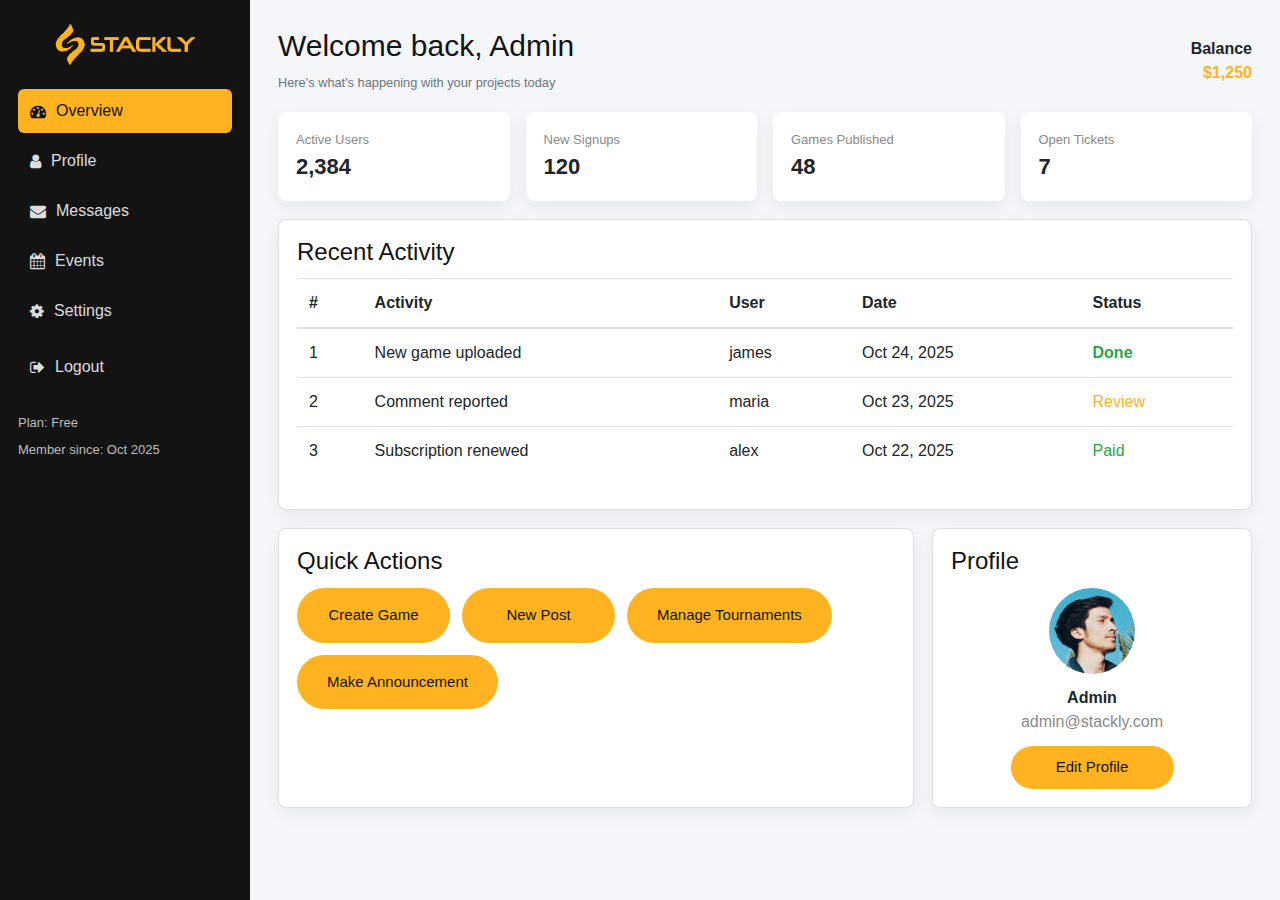
<file: admin.html>
<!DOCTYPE html>
<html lang="en">
<head>
  <meta charset="utf-8" />
  <title>Dashboard - Stackly</title>
  <meta name="viewport" content="width=device-width,initial-scale=1" />
  <link href="img/favicon.ico" rel="shortcut icon"/>
  <link rel="stylesheet" href="https://cdnjs.cloudflare.com/ajax/libs/font-awesome/4.7.0/css/font-awesome.min.css">
  <link rel="stylesheet" href="css/bootstrap.min.css"/>
  <link rel="stylesheet" href="css/style.css"/>
  <style>
    /* small dashboard-specific styles */
    body { background:#f4f6f9; }
    .dash-wrap { display:flex; min-height:100vh; }
    .dash-sidebar {
      width: 250px; background:#131313; color:#fff; padding:24px 18px; box-sizing:border-box;
      position:fixed; top:0; left:0; bottom:0; overflow:auto; z-index:50;
    }
    .dash-sidebar .logo { margin-bottom:24px; text-align:center; }
    .dash-sidebar nav a { display:flex; align-items:center; gap:10px; color:#ddd; padding:10px 12px; border-radius:6px; text-decoration:none; margin-bottom:6px; }
    .dash-sidebar nav a:hover, .dash-sidebar nav a.active { background:#ffb320; color:#131313; }
    .dash-main { margin-left:250px; padding:28px; flex:1; }
    .dash-header { display:flex; justify-content:space-between; align-items:center; margin-bottom:18px; }
    .stats { display:flex; gap:16px; flex-wrap:wrap; margin-bottom:18px; }
    .stat { background:#fff; padding:18px; border-radius:8px; box-shadow:0 6px 18px rgba(6,15,29,0.06); flex:1; min-width:150px; }
    .card { background:#fff; padding:18px; border-radius:8px; box-shadow:0 6px 18px rgba(6,15,29,0.06); margin-bottom:18px; }
    .table-wrap { overflow:auto; }
    .btn-logout { background:#ff5b5b; color:#fff; border:none; padding:8px 12px; border-radius:6px; }
    @media (max-width:767px){ .dash-sidebar{position:relative;width:100%;} .dash-main{margin-left:0;} .stats{flex-direction:column;} }


    


/* Media Queries */
@media (max-width: 991px) {
    section[style*="grid-template-columns"] {
        grid-template-columns: 1fr !important;
    }
}

@media (max-width: 767px) {
    .dash-wrap {
        flex-direction: column;
    }
    
    .dash-sidebar {
        position: fixed;
        width: 100%;
        height: auto;
        padding: 15px;
        transform: translateX(-100%);
        transition: transform 0.3s ease;
    }
    
    .dash-sidebar.active {
        transform: translateX(0);
    }
    
    .dash-main {
        margin-left: 0;
        padding: 15px;
    }
    
    .stats {
        flex-direction: column;
    }
    
    .stat {
        min-width: 100%;
    }
    
    .dash-header {
        flex-direction: column;
        text-align: center;
        gap: 15px;
    }
    
    .table-wrap {
        margin: 0 -15px;
    }
    
    .table {
        font-size: 14px;
    }
}

@media (max-width: 480px) {
    .card button.site-btn {
        width: 100%;
        margin-bottom: 10px;
    }
    
    .dash-header div[style*="display:flex"] {
        flex-direction: column;
        gap: 10px;
    }
    
    .dash-header div[style*="text-align:right"] {
        text-align: center;
    }
}
</style>


 
</head>
<body>
  <div class="dash-wrap">
    <aside class="dash-sidebar">
      <div class="logo">
        <a href="index.html"><img src="img/logo.png" alt="logo" style="max-width:140px;"></a>
      </div>
      <nav>
        <a href="#admin.html" class="active"><i class="fa fa-tachometer"></i> Overview</a>
        <a href="404.html"><i class="fa fa-user"></i> Profile</a>
        <a href="404.html"><i class="fa fa-envelope"></i> Messages</a>
        <a href="404.html"><i class="fa fa-calendar"></i> Events</a>
        <a href="#"><i class="fa fa-cog"></i> Settings</a>
        <a href="404.html id="logoutBtn" style="margin-top:12px;"><i class="fa fa-sign-out"></i> Logout</a>
      </nav>
      <div style="margin-top:24px; font-size:13px; color:#bdbdbd;">
        <div style="margin-bottom:8px;">Plan: Free</div>
        <div>Member since: Oct 2025</div>
      </div>
    </aside>

    <main class="dash-main">
      <div class="dash-header">
        <div>
          <h3 style="margin:0 0 6px 0;">Welcome back, Admin</h3>
          <small class="text-muted">Here's what's happening with your projects today</small>
        </div>
        <div style="display:flex;align-items:center;gap:12px;">
          <div style="text-align:right;">
            <div style="font-weight:700">Balance</div>
            <div style="color:#ffb320;font-weight:700">$1,250</div>
          </div>
          
        </div>
      </div>

      <section class="stats">
        <div class="stat">
          <div style="font-size:13px;color:#8a8a8a">Active Users</div>
          <div style="font-size:22px;font-weight:700">2,384</div>
        </div>
        <div class="stat">
          <div style="font-size:13px;color:#8a8a8a">New Signups</div>
          <div style="font-size:22px;font-weight:700">120</div>
        </div>
        <div class="stat">
          <div style="font-size:13px;color:#8a8a8a">Games Published</div>
          <div style="font-size:22px;font-weight:700">48</div>
        </div>
        <div class="stat">
          <div style="font-size:13px;color:#8a8a8a">Open Tickets</div>
          <div style="font-size:22px;font-weight:700">7</div>
        </div>
      </section>

      <section class="card">
        <h4 style="margin-top:0;margin-bottom:12px;">Recent Activity</h4>
        <div class="table-wrap">
          <table class="table">
            <thead>
              <tr>
                <th>#</th>
                <th>Activity</th>
                <th>User</th>
                <th>Date</th>
                <th>Status</th>
              </tr>
            </thead>
            <tbody>
              <tr><td>1</td><td>New game uploaded</td><td>james</td><td>Oct 24, 2025</td><td><span style="color:#28a745;font-weight:700">Done</span></td></tr>
              <tr><td>2</td><td>Comment reported</td><td>maria</td><td>Oct 23, 2025</td><td><span style="color:#ffb320">Review</span></td></tr>
              <tr><td>3</td><td>Subscription renewed</td><td>alex</td><td>Oct 22, 2025</td><td><span style="color:#28a745">Paid</span></td></tr>
            </tbody>
          </table>
        </div>
      </section>

      <section style="display:grid;grid-template-columns:1fr 320px;gap:18px;">
        <div class="card">
          <h4 style="margin-top:0;margin-bottom:12px;">Quick Actions</h4>
          <div style="display:flex;gap:12px;flex-wrap:wrap;">
            <button class="site-btn">Create Game</button>
            <button class="site-btn">New Post</button>
            <button class="site-btn">Manage Tournaments</button>
            <button class="site-btn" id="announceBtn">Make Announcement</button>
          </div>
        </div>

        <div class="card">
          <h4 style="margin-top:0;margin-bottom:12px;">Profile</h4>
          <div style="text-align:center;">
            <img src="img/authors/1.jpg" alt="avatar" style="width:86px;height:86px;border-radius:50%;object-fit:cover;margin-bottom:12px;">
            <div style="font-weight:700">Admin</div>
            <div style="color:#8a8a8a;margin-bottom:12px;">admin@stackly.com</div>
            <a href="contact.html" class="site-btn btn-sm">Edit Profile</a>
          </div>
        </div>
      </section>
    </main>
  </div>

  <script src="js/jquery-3.2.1.min.js"></script>
  <script>
    // simple interactions
    document.getElementById('logoutBtn').addEventListener('click', function(e){
      e.preventDefault();
      if(confirm('Sign out now?')) { alert('Signed out'); window.location.href='index.html'; }
    });
    document.getElementById('topLogout').addEventListener('click', function(){
      if(confirm('Sign out now?')) { window.location.href='index.html'; }
    });
    document.getElementById('announceBtn').addEventListener('click', function(){
      alert('Announcement posted (simulated).');
    });
  </script>
  
  <script>
// ...existing code...

// Mobile sidebar toggle
const sidebarToggle = document.getElementById('sidebarToggle');
const sidebar = document.querySelector('.dash-sidebar');

// Show/hide toggle button based on screen width
function checkScreenSize() {
    if (window.innerWidth <= 767) {
        sidebarToggle.style.display = 'block';
    } else {
        sidebarToggle.style.display = 'none';
        sidebar.classList.remove('active');
    }
}

// Toggle sidebar
sidebarToggle.addEventListener('click', () => {
    sidebar.classList.toggle('active');
});

// Close sidebar when clicking outside
document.addEventListener('click', (e) => {
    if (window.innerWidth <= 767 && 
        !sidebar.contains(e.target) && 
        !sidebarToggle.contains(e.target)) {
        sidebar.classList.remove('active');
    }
});

// Check screen size on load and resize
window.addEventListener('load', checkScreenSize);
window.addEventListener('resize', checkScreenSize);
</script>
</body>
</html>
</file>
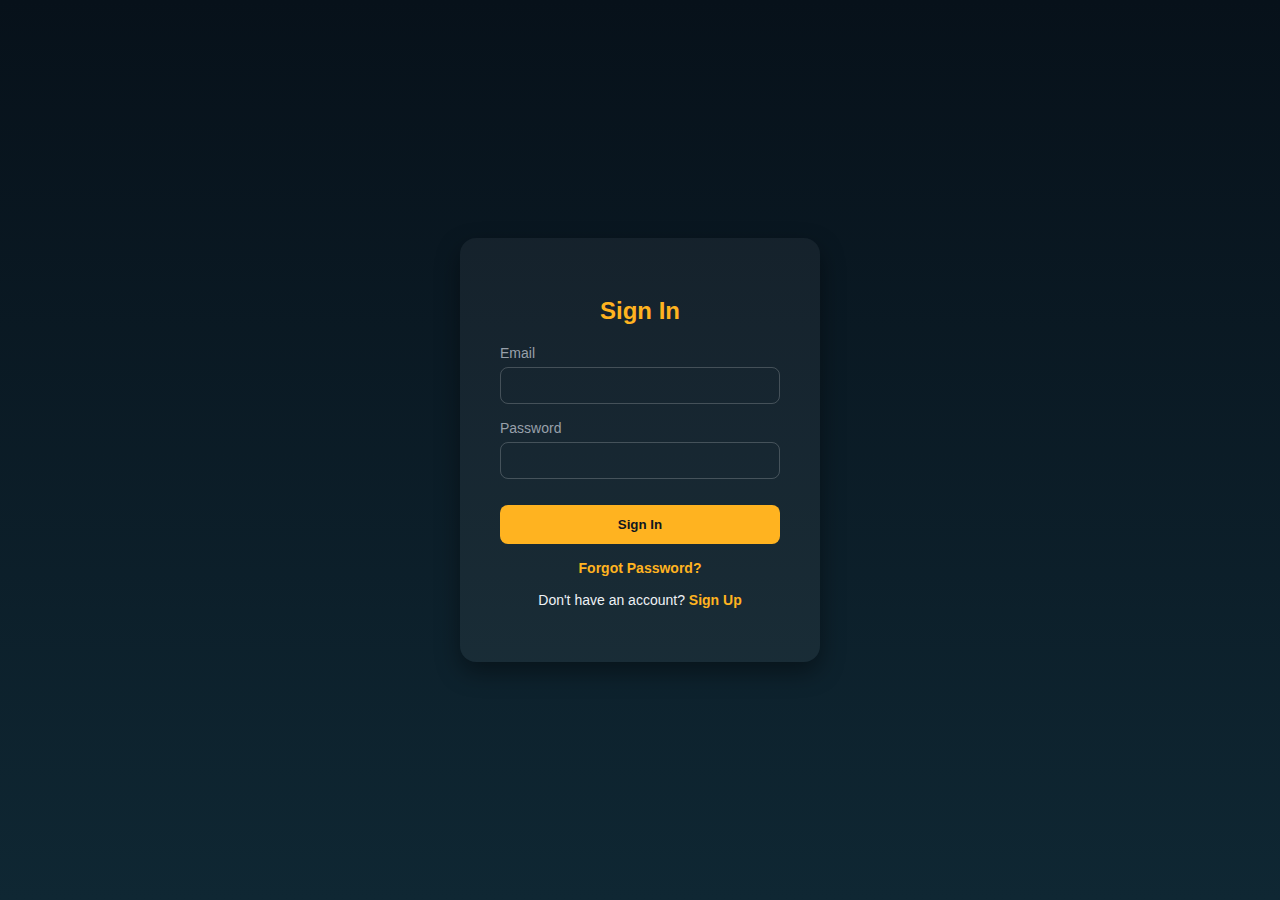
<file: dashboard.html>
<!DOCTYPE html>
<html lang="en">
<head>
  <meta charset="UTF-8" />
  <meta name="viewport" content="width=device-width, initial-scale=1.0" />
  <title>Sign In / Sign Up</title>
  <style>
    :root {
      --accent: #ffb320;
      --bg: #0f1720;
      --text: #eef2f6;
      --muted: #98a0aa;
      --success: #4caf50;
    }

    * {
      box-sizing: border-box;
      font-family: 'Poppins', sans-serif;
    }

    body {
      margin: 0;
      height: 100vh;
      display: flex;
      align-items: center;
      justify-content: center;
      background: linear-gradient(180deg, #07111a 0%, #0f2733 100%);
      color: var(--text);
    }

    .container {
      background: rgba(255, 255, 255, 0.05);
      padding: 40px;
      border-radius: 16px;
      box-shadow: 0 10px 25px rgba(0, 0, 0, 0.4);
      width: 360px;
      text-align: center;
      position: relative;
    }

    h2 {
      color: var(--accent);
      margin-bottom: 20px;
    }

    .input-group {
      margin-bottom: 16px;
      text-align: left;
    }

    .input-group label {
      display: block;
      margin-bottom: 6px;
      color: var(--muted);
      font-size: 14px;
    }

    .input-group input {
      width: 100%;
      padding: 10px 12px;
      border: 1px solid rgba(255, 255, 255, 0.2);
      border-radius: 8px;
      background: transparent;
      color: var(--text);
      outline: none;
    }

    .input-group input:focus {
      border-color: var(--accent);
    }

    .btn {
      width: 100%;
      padding: 12px;
      margin-top: 10px;
      background: var(--accent);
      border: none;
      border-radius: 8px;
      font-weight: 600;
      color: #0f1720;
      cursor: pointer;
      transition: 0.3s;
    }

    .btn:hover {
      background: #ffca55;
    }

    .toggle, .forgot {
      margin-top: 16px;
      font-size: 14px;
    }

    .toggle a, .forgot a {
      color: var(--accent);
      text-decoration: none;
      font-weight: 600;
    }

    .toggle a:hover, .forgot a:hover {
      text-decoration: underline;
    }

    .success-box {
      position: absolute;
      top: -60px;
      left: 50%;
      transform: translateX(-50%);
      background: var(--success);
      color: white;
      padding: 10px 18px;
      border-radius: 8px;
      font-weight: 600;
      opacity: 0;
      transition: 0.4s ease;
    }

    .show {
      opacity: 1;
      top: -80px;
    }
  </style>
</head>
<body>
  <div class="container" id="authBox">
    <div id="successBox" class="success-box"></div>

    <h2 id="formTitle">Sign In</h2>
    <form id="authForm">
      <div class="input-group">
        <label for="email">Email</label>
        <input type="email" id="email" required />
      </div>
      <div class="input-group">
        <label for="password">Password</label>
        <input type="password" id="password" required />
      </div>
      <button type="submit" class="btn">Sign In</button>
      <p class="forgot"><a href="#" id="forgotLink">Forgot Password?</a></p>
    </form>
    <p class="toggle">
      Don't have an account? <a href="#" id="toggleLink">Sign Up</a>
    </p>
  </div>

  <script>
    const formTitle = document.getElementById('formTitle');
    const authForm = document.getElementById('authForm');
    const toggleLink = document.getElementById('toggleLink');
    const forgotLink = document.getElementById('forgotLink');
    const successBox = document.getElementById('successBox');

    let isSignIn = true;
    let isForgot = false;

    toggleLink.addEventListener('click', (e) => {
      e.preventDefault();
      isSignIn = !isSignIn;
      isForgot = false;
      updateForm();
    });

    forgotLink.addEventListener('click', (e) => {
      e.preventDefault();
      isForgot = true;
      updateForm();
    });

    authForm.addEventListener('submit', (e) => {
      e.preventDefault();
      if (isForgot) {
        showMessage('Password reset link sent!');
      } else if (isSignIn) {
        showMessage('Login successful!');
        setTimeout(() => {
          window.location.href = 'index.html';
        }, 1500);
      } else {
        showMessage('Signup successful! Auto logging in...');
        setTimeout(() => {
          window.location.href = 'dashboard.html';
        }, 1500);
      }
    });

    function showMessage(msg) {
      successBox.textContent = msg;
      successBox.classList.add('show');
      setTimeout(() => {
        successBox.classList.remove('show');
      }, 2500);
    }

    function updateForm() {
      if (isForgot) {
        formTitle.textContent = 'Reset Password';
        authForm.innerHTML = `
          <div class="input-group">
            <label for="email">Enter your email</label>
            <input type="email" id="email" required />
          </div>
          <button type="submit" class="btn">Send Reset Link</button>
        `;
        document.querySelector('.toggle').innerHTML = 'Remembered your password? <a href="#" id="toggleBack">Sign In</a>';
        document.getElementById('toggleBack').addEventListener('click', (e) => {
          e.preventDefault();
          isForgot = false;
          isSignIn = true;
          updateForm();
        });
      } else if (isSignIn) {
        formTitle.textContent = 'Sign In';
        authForm.innerHTML = `
          <div class="input-group">
            <label for="email">Email</label>
            <input type="email" id="email" required />
          </div>
          <div class="input-group">
            <label for="password">Password</label>
            <input type="password" id="password" required />
          </div>
          <button type="submit" class="btn">Sign In</button>
          <p class="forgot"><a href="#" id="forgotLink">Forgot Password?</a></p>
        `;
        document.getElementById('forgotLink').addEventListener('click', (e) => {
          e.preventDefault();
          isForgot = true;
          updateForm();
        });
        document.querySelector('.toggle').innerHTML = "Don't have an account? <a href='#' id='toggleLink'>Sign Up</a>";
        document.getElementById('toggleLink').addEventListener('click', (e) => {
          e.preventDefault();
          isSignIn = false;
          updateForm();
        });
      } else {
        formTitle.textContent = 'Sign Up';
        authForm.innerHTML = `
          <div class="input-group">
            <label for="name">Full Name</label>
            <input type="text" id="name" required />
          </div>
          <div class="input-group">
            <label for="email">Email</label>
            <input type="email" id="email" required />
          </div>
          <div class="input-group">
            <label for="password">Password</label>
            <input type="password" id="password" required />
          </div>
          <button type="submit" class="btn">Sign Up</button>
        `;
        document.querySelector('.toggle').innerHTML = 'Already have an account? <a href="#" id="toggleLink">Sign In</a>';
        document.getElementById('toggleLink').addEventListener('click', (e) => {
          e.preventDefault();
          isSignIn = true;
          updateForm();
        });
      }
    }
  </script>
</body>
</html>
</file>
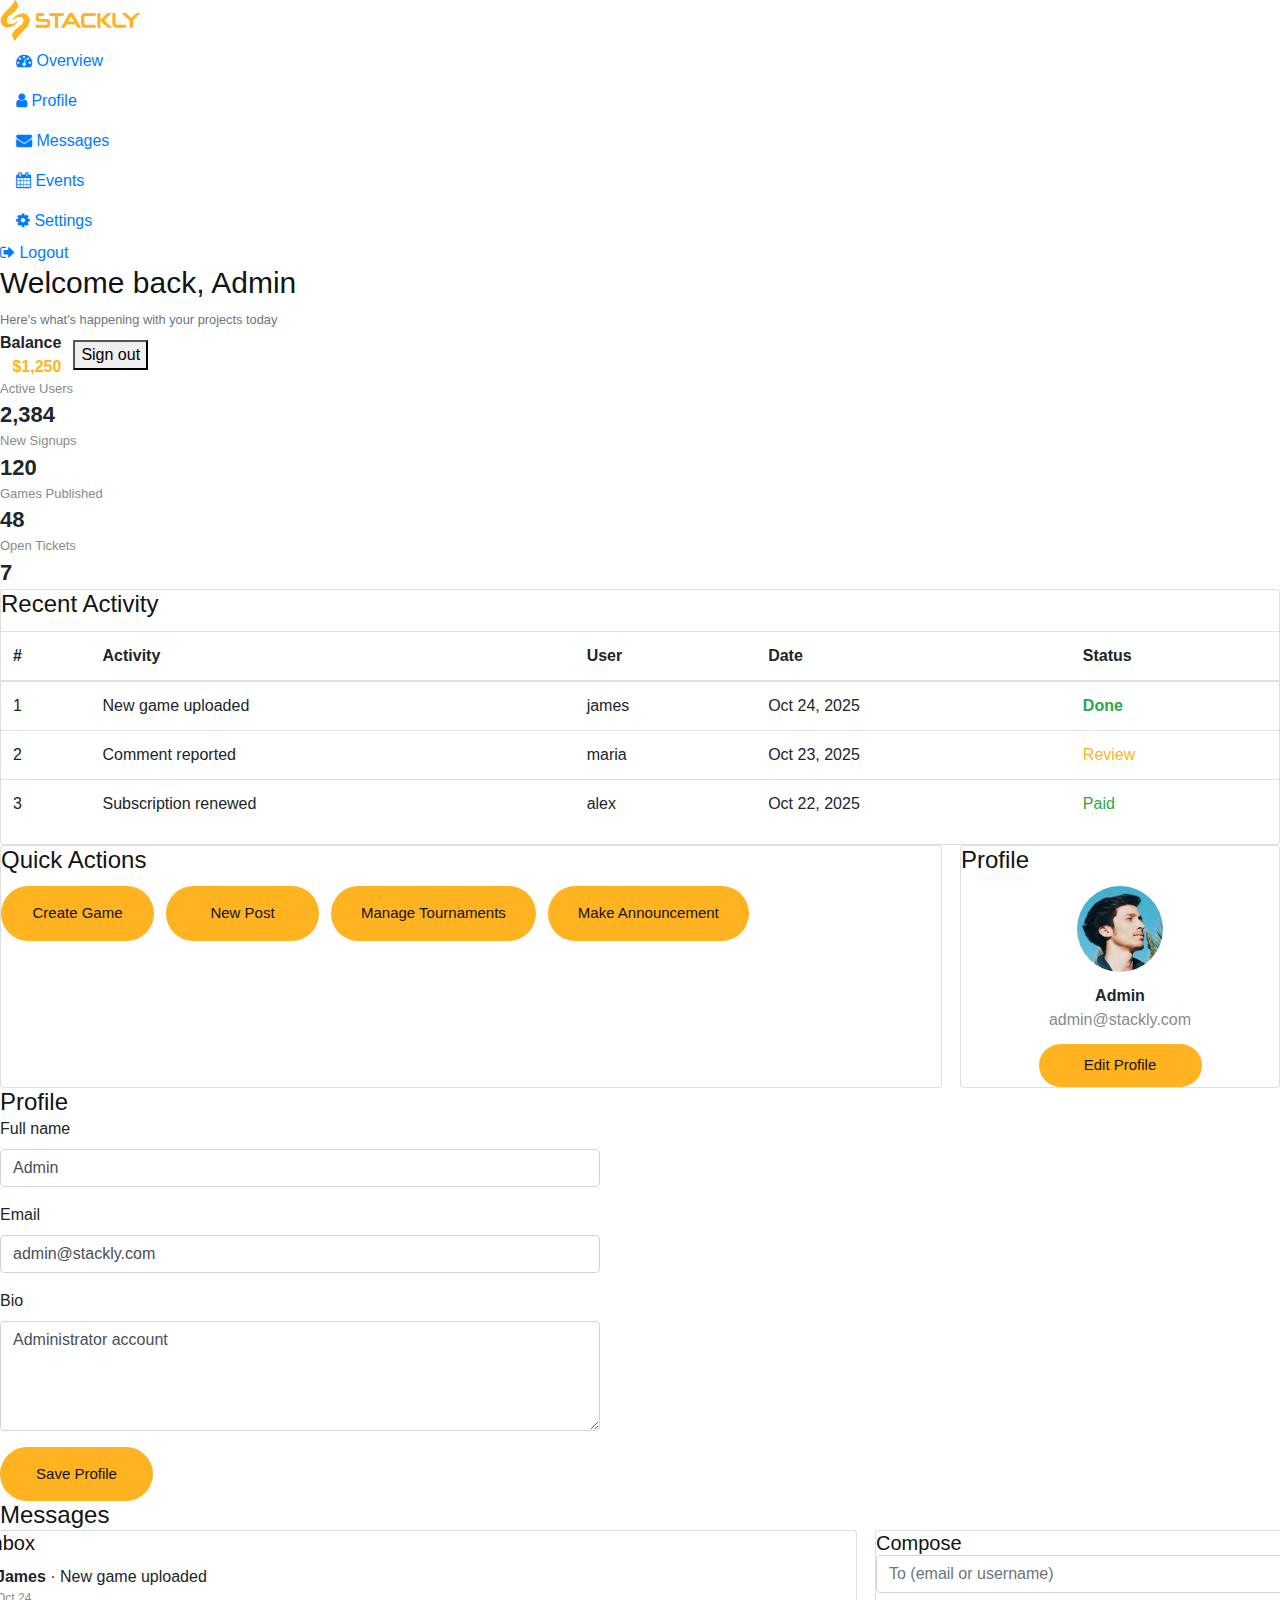
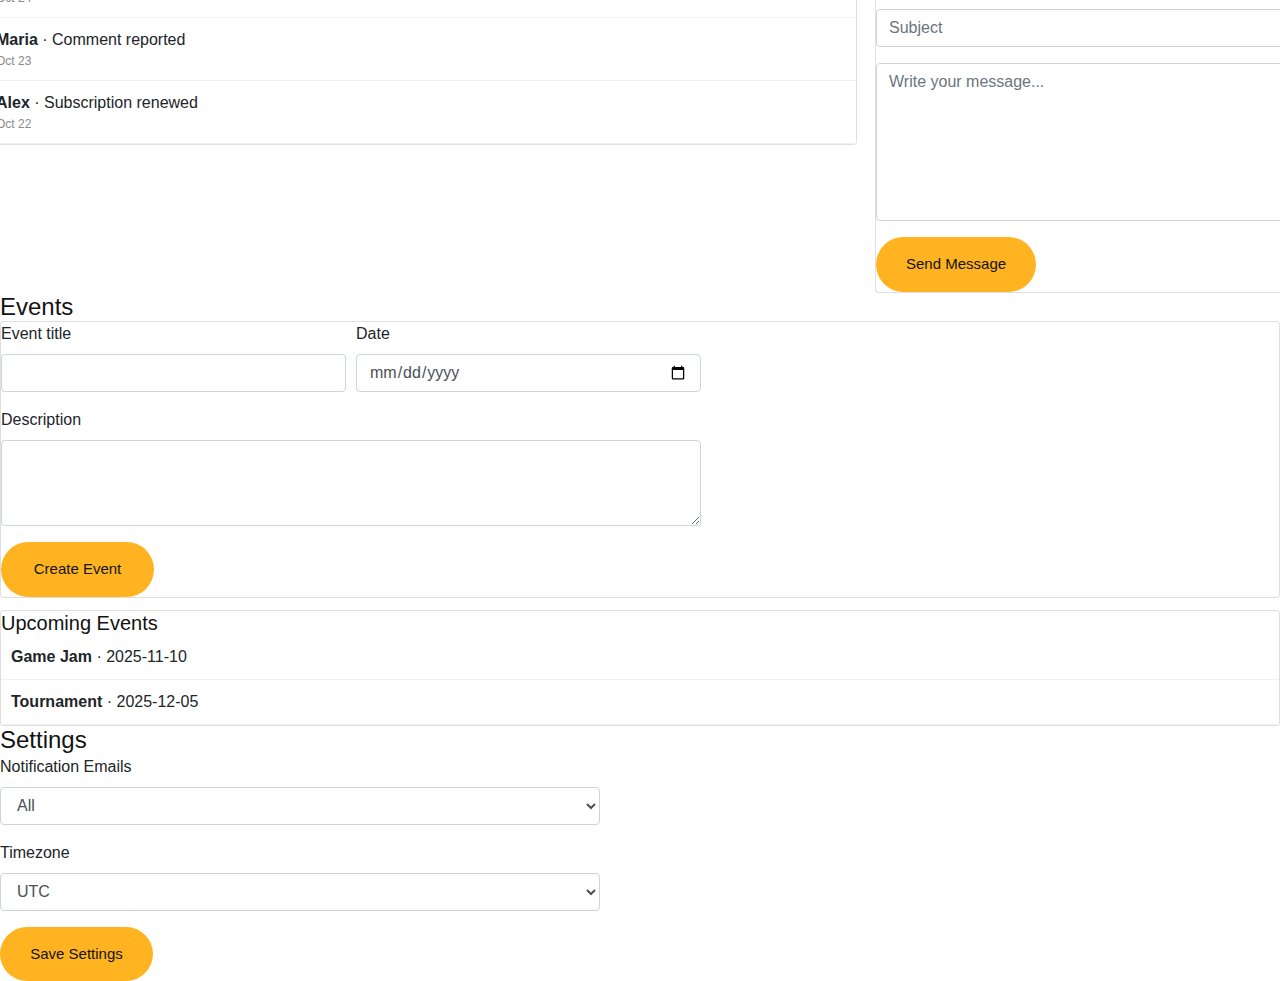
<file: test.html>
<!DOCTYPE html>
<html lang="en">
<head>
  <!-- ...existing code... -->
  <meta charset="utf-8" />
  <title>Dashboard - Stackly</title>
  <meta name="viewport" content="width=device-width,initial-scale=1" />
  <link href="img/favicon.ico" rel="shortcut icon"/>
  <link rel="stylesheet" href="https://cdnjs.cloudflare.com/ajax/libs/font-awesome/4.7.0/css/font-awesome.min.css">
  <link rel="stylesheet" href="css/bootstrap.min.css"/>
  <link rel="stylesheet" href="css/style.css"/>
  <style>
    /* ...existing code... */
    /* small additions for sections */
    .dash-main section { display:block; }
    .hidden { display:none; }
    .msg-box { padding:12px;border-radius:8px;background:#e9f7ef;color:#155724;margin-bottom:12px; display:none; }
    .error-box { padding:12px;border-radius:8px;background:#fdecea;color:#7a1f15;margin-bottom:12px; display:none; }
    .messages-list { max-height:260px; overflow:auto; }
    .event-item { padding:10px;border-bottom:1px solid #f1f1f1; }
  </style>
</head>
<body>
  <div class="dash-wrap">
    <aside class="dash-sidebar">
      <div class="logo">
        <a href="index.html"><img src="img/logo.png" alt="logo" style="max-width:140px;"></a>
      </div>
      <nav>
        <a href="#" class="nav-link active" data-target="overview"><i class="fa fa-tachometer"></i> Overview</a>
        <a href="#" class="nav-link" data-target="profile-section"><i class="fa fa-user"></i> Profile</a>
        <a href="#" class="nav-link" data-target="messages-section"><i class="fa fa-envelope"></i> Messages</a>
        <a href="#" class="nav-link" data-target="events-section"><i class="fa fa-calendar"></i> Events</a>
        <a href="#" class="nav-link" data-target="settings-section"><i class="fa fa-cog"></i> Settings</a>
        <a href="#" id="logoutBtn" style="margin-top:12px;"><i class="fa fa-sign-out"></i> Logout</a>
      </nav>
      <!-- ...existing code... -->
    </aside>

    <main class="dash-main">
      <!-- Wrap existing overview content -->
      <div id="overview">
        <!-- ...existing overview code (dash-header, stats, recent activity, quick actions, profile card) ... -->
        <div class="dash-header">
          <div>
            <h3 style="margin:0 0 6px 0;">Welcome back, Admin</h3>
            <small class="text-muted">Here's what's happening with your projects today</small>
          </div>
          <div style="display:flex;align-items:center;gap:12px;">
            <div style="text-align:right;">
              <div style="font-weight:700">Balance</div>
              <div style="color:#ffb320;font-weight:700">$1,250</div>
            </div>
            <button class="btn-logout" id="topLogout">Sign out</button>
          </div>
        </div>

        <section class="stats">
          <div class="stat">
            <div style="font-size:13px;color:#8a8a8a">Active Users</div>
            <div style="font-size:22px;font-weight:700">2,384</div>
          </div>
          <div class="stat">
            <div style="font-size:13px;color:#8a8a8a">New Signups</div>
            <div style="font-size:22px;font-weight:700">120</div>
          </div>
          <div class="stat">
            <div style="font-size:13px;color:#8a8a8a">Games Published</div>
            <div style="font-size:22px;font-weight:700">48</div>
          </div>
          <div class="stat">
            <div style="font-size:13px;color:#8a8a8a">Open Tickets</div>
            <div style="font-size:22px;font-weight:700">7</div>
          </div>
        </section>

        <section class="card">
          <h4 style="margin-top:0;margin-bottom:12px;">Recent Activity</h4>
          <div class="table-wrap">
            <table class="table">
              <thead>
                <tr>
                  <th>#</th>
                  <th>Activity</th>
                  <th>User</th>
                  <th>Date</th>
                  <th>Status</th>
                </tr>
              </thead>
              <tbody>
                <tr><td>1</td><td>New game uploaded</td><td>james</td><td>Oct 24, 2025</td><td><span style="color:#28a745;font-weight:700">Done</span></td></tr>
                <tr><td>2</td><td>Comment reported</td><td>maria</td><td>Oct 23, 2025</td><td><span style="color:#ffb320">Review</span></td></tr>
                <tr><td>3</td><td>Subscription renewed</td><td>alex</td><td>Oct 22, 2025</td><td><span style="color:#28a745">Paid</span></td></tr>
              </tbody>
            </table>
          </div>
        </section>

        <section style="display:grid;grid-template-columns:1fr 320px;gap:18px;">
          <div class="card">
            <h4 style="margin-top:0;margin-bottom:12px;">Quick Actions</h4>
            <div style="display:flex;gap:12px;flex-wrap:wrap;">
              <button class="site-btn">Create Game</button>
              <button class="site-btn">New Post</button>
              <button class="site-btn">Manage Tournaments</button>
              <button class="site-btn" id="announceBtn">Make Announcement</button>
            </div>
          </div>

          <div class="card">
            <h4 style="margin-top:0;margin-bottom:12px;">Profile</h4>
            <div style="text-align:center;">
              <img src="img/authors/1.jpg" alt="avatar" style="width:86px;height:86px;border-radius:50%;object-fit:cover;margin-bottom:12px;">
              <div style="font-weight:700">Admin</div>
              <div style="color:#8a8a8a;margin-bottom:12px;">admin@stackly.com</div>
              <a href="contact.html" class="site-btn btn-sm">Edit Profile</a>
            </div>
          </div>
        </section>
      </div>

      <!-- PROFILE SECTION -->
      <section id="profile-section" class="hidden">
        <h4>Profile</h4>
        <div class="msg-box" id="profile-msg"></div>
        <form id="profile-form" style="max-width:600px;">
          <div class="form-group">
            <label>Full name</label>
            <input class="form-control" id="profile-name" value="Admin" />
          </div>
          <div class="form-group">
            <label>Email</label>
            <input class="form-control" id="profile-email" value="admin@stackly.com" />
          </div>
          <div class="form-group">
            <label>Bio</label>
            <textarea class="form-control" id="profile-bio" rows="4">Administrator account</textarea>
          </div>
          <button class="site-btn" type="button" id="saveProfile">Save Profile</button>
        </form>
      </section>

      <!-- MESSAGES SECTION -->
      <section id="messages-section" class="hidden">
        <h4>Messages</h4>
        <div class="msg-box" id="message-success"></div>
        <div class="row" style="gap:18px;">
          <div style="flex:1; min-width:260px;">
            <div class="card">
              <h5>Inbox</h5>
              <div class="messages-list">
                <div class="event-item"><strong>James</strong> &middot; New game uploaded <div style="font-size:12px;color:#8a8a8a">Oct 24</div></div>
                <div class="event-item"><strong>Maria</strong> &middot; Comment reported <div style="font-size:12px;color:#8a8a8a">Oct 23</div></div>
                <div class="event-item"><strong>Alex</strong> &middot; Subscription renewed <div style="font-size:12px;color:#8a8a8a">Oct 22</div></div>
              </div>
            </div>
          </div>
          <div style="width:420px;">
            <div class="card">
              <h5>Compose</h5>
              <form id="message-form">
                <div class="form-group">
                  <input class="form-control" id="msg-to" placeholder="To (email or username)" required />
                </div>
                <div class="form-group">
                  <input class="form-control" id="msg-subject" placeholder="Subject" required />
                </div>
                <div class="form-group">
                  <textarea class="form-control" id="msg-body" rows="6" placeholder="Write your message..." required></textarea>
                </div>
                <button class="site-btn" type="submit">Send Message</button>
              </form>
            </div>
          </div>
        </div>
      </section>

      <!-- EVENTS SECTION -->
      <section id="events-section" class="hidden">
        <h4>Events</h4>
        <div class="msg-box" id="event-success"></div>
        <div class="card" style="margin-bottom:12px;">
          <form id="event-form" style="max-width:700px;">
            <div class="form-row">
              <div class="form-group col-md-6">
                <label>Event title</label>
                <input class="form-control" id="event-title" required />
              </div>
              <div class="form-group col-md-6">
                <label>Date</label>
                <input class="form-control" id="event-date" type="date" required />
              </div>
            </div>
            <div class="form-group">
              <label>Description</label>
              <textarea class="form-control" id="event-desc" rows="3"></textarea>
            </div>
            <button class="site-btn" type="submit">Create Event</button>
          </form>
        </div>

        <div class="card">
          <h5>Upcoming Events</h5>
          <div id="events-list">
            <div class="event-item"><strong>Game Jam</strong> &middot; 2025-11-10</div>
            <div class="event-item"><strong>Tournament</strong> &middot; 2025-12-05</div>
          </div>
        </div>
      </section>

      <!-- SETTINGS SECTION -->
      <section id="settings-section" class="hidden">
        <h4>Settings</h4>
        <div class="msg-box" id="settings-success"></div>
        <form id="settings-form" style="max-width:600px;">
          <div class="form-group">
            <label>Notification Emails</label>
            <select id="notify-email" class="form-control">
              <option value="all">All</option>
              <option value="important">Important only</option>
              <option value="none">None</option>
            </select>
          </div>
          <div class="form-group">
            <label>Timezone</label>
            <select id="timezone" class="form-control">
              <option>UTC</option>
              <option>Asia/Kolkata</option>
              <option>America/New_York</option>
            </select>
          </div>
          <button class="site-btn" id="saveSettings" type="button">Save Settings</button>
        </form>
      </section>

    </main>
  </div>

  <script src="js/jquery-3.2.1.min.js"></script>
  <script>
    // ...existing simple interactions...
    document.getElementById('logoutBtn').addEventListener('click', function(e){
      e.preventDefault();
      if(confirm('Sign out now?')) { alert('Signed out'); window.location.href='index.html'; }
    });
    document.getElementById('topLogout').addEventListener('click', function(){
      if(confirm('Sign out now?')) { window.location.href='index.html'; }
    });
    document.getElementById('announceBtn').addEventListener('click', function(){
      alert('Announcement posted (simulated).');
    });

    // NAV: show/hide sections
    document.querySelectorAll('.nav-link').forEach(function(link){
      link.addEventListener('click', function(e){
        e.preventDefault();
        document.querySelectorAll('.nav-link').forEach(l=>l.classList.remove('active'));
        this.classList.add('active');
        var target = this.getAttribute('data-target');
        document.querySelectorAll('#overview, #profile-section, #messages-section, #events-section, #settings-section').forEach(function(sec){
          sec.classList.add('hidden');
        });
        var el = document.getElementById(target);
        if(el) el.classList.remove('hidden');
      });
    });

    // PROFILE save
    document.getElementById('saveProfile').addEventListener('click', function(){
      var name = document.getElementById('profile-name').value.trim();
      var email = document.getElementById('profile-email').value.trim();
      var box = document.getElementById('profile-msg');
      if(!name || !email){ box.style.display='block'; box.style.background='#fdecea'; box.style.color='#7a1f15'; box.textContent='Please fill name and email.'; return; }
      box.style.display='block'; box.style.background='#e9f7ef'; box.style.color='#155724'; box.textContent='Profile saved successfully.';
      setTimeout(()=>box.style.display='none',3000);
    });

    // MESSAGES: send
    document.getElementById('message-form').addEventListener('submit', function(e){
      e.preventDefault();
      var to = document.getElementById('msg-to').value.trim();
      var subj = document.getElementById('msg-subject').value.trim();
      var body = document.getElementById('msg-body').value.trim();
      var s = document.getElementById('message-success');
      if(!to || !subj || !body){ s.style.display='block'; s.style.background='#fdecea'; s.style.color='#7a1f15'; s.textContent='All fields required.'; return; }
      s.style.display='block'; s.style.background='#e9f7ef'; s.style.color='#155724'; s.textContent='Message sent successfully.';
      this.reset();
      setTimeout(()=>s.style.display='none',3000);
    });

    // EVENTS: create
    document.getElementById('event-form').addEventListener('submit', function(e){
      e.preventDefault();
      var title = document.getElementById('event-title').value.trim();
      var date = document.getElementById('event-date').value;
      var desc = document.getElementById('event-desc').value.trim();
      var s = document.getElementById('event-success');
      if(!title || !date){ s.style.display='block'; s.style.background='#fdecea'; s.style.color='#7a1f15'; s.textContent='Please provide title and date.'; return; }
      s.style.display='block'; s.style.background='#e9f7ef'; s.style.color='#155724'; s.textContent='Event created.';
      var container = document.getElementById('events-list');
      var div = document.createElement('div'); div.className='event-item'; div.innerHTML = '<strong>'+title+'</strong> &middot; '+date;
      container.prepend(div);
      this.reset();
      setTimeout(()=>s.style.display='none',3000);
    });

    // SETTINGS: save
    document.getElementById('saveSettings').addEventListener('click', function(){
      var s = document.getElementById('settings-success');
      s.style.display='block'; s.textContent='Settings saved.';
      setTimeout(()=>s.style.display='none',2000);
    });

  </script>
</body>
</html>
</file>
<file: css/style.css>
html,
body {
	height: 100%;
	font-family: 'Roboto', sans-serif;
	-webkit-font-smoothing: antialiased;
	font-smoothing: antialiased;
}

h1,
h2,
h3,
h4,
h5,
h6 {
	margin: 0;
	font-weight: 500;
	color: #131313;
}

h1 {
	font-size: 70px;
}

h2 {
	font-size: 36px;
}

h3 {
	font-size: 30px;
}

h4 {
	font-size: 24px;
}

h5 {
	font-size: 20px;
}

h6 {
	font-size: 16px;
}

p {
	font-size: 14px;
	color: #878787;
	line-height: 2;
}
.footer-social-links a {
    color: #fff;
    font-size: 22px;
    margin: 0 10px;
    display: inline-block;
    transition: color 0.2s;
}
.footer-social-links a:hover {
    color: #ffb320;
}

img {
	max-width: 100%;
}

input:focus,
select:focus,
button:focus,
textarea:focus {
	outline: none;
}

a:hover,
a:focus {
	text-decoration: none;
	outline: none;
}

ul,
ol {
	padding: 0;
	margin: 0;
}

/*---------------------
  Helper CSS
-----------------------*/

.section-title {
	text-align: center;
	margin-bottom: 75px;
}

.section-title h2 {
	padding-top: 10px;
	font-size: 36px;
}

.set-bg {
	background-repeat: no-repeat;
	background-size: cover;
	background-position: top center;
}

.spad {
	padding-top: 97px;
	padding-bottom: 97px;
}

.text-white h1,
.text-white h2,
.text-white h3,
.text-white h4,
.text-white h5,
.text-white h6,
.text-white p,
.text-white span,
.text-white li,
.text-white a {
	color: #fff;
}

.rating i {
	color: #fbb710;
}

.rating .is-fade {
	color: #e0e3e4;
}

/*---------------------
  Commom elements
-----------------------*/

/* buttons */
.site-btn {
	display: inline-block;
	text-align: center;
	font-size: 15px;
	color: #131313;
	padding: 16px 30px;
	min-width: 153px;
	border-radius: 50px;
	font-weight: 500;
	border: none;
	background: #ffb320;
	cursor: pointer;
}

.site-btn.btn-sm {
	padding: 10px 30px;
	min-width: 163px;
}

.site-btn:hover {
	color: #131313;
}

.cata {
	display: inline-block;
	text-transform: uppercase;
	font-size: 12px;
	font-weight: 500;
	color: #fff;
	padding: 6px 25px;
}

.cata.new {
	background: #ff205f;
}

.cata.strategy {
	background: #4eae60;
}

.cata.racing {
	background: #694eae;
}

.cata.adventure {
	background: #40abf5;
}

/* Preloder */
#preloder {
	position: fixed;
	width: 100%;
	height: 100%;
	top: 0;
	left: 0;
	z-index: 999999;
	background: #fff;
}

.loader {
	width: 40px;
	height: 40px;
	position: absolute;
	top: 50%;
	left: 50%;
	margin-top: -13px;
	margin-left: -13px;
	border-radius: 60px;
	animation: loader 0.8s linear infinite;
	-webkit-animation: loader 0.8s linear infinite;
}

@keyframes loader {
	0% {
		-webkit-transform: rotate(0deg);
		transform: rotate(0deg);
		border: 4px solid #f44336;
		border-left-color: transparent;
	}
	50% {
		-webkit-transform: rotate(180deg);
		transform: rotate(180deg);
		border: 4px solid #673ab7;
		border-left-color: transparent;
	}
	100% {
		-webkit-transform: rotate(360deg);
		transform: rotate(360deg);
		border: 4px solid #f44336;
		border-left-color: transparent;
	}
}

@-webkit-keyframes loader {
	0% {
		-webkit-transform: rotate(0deg);
		border: 4px solid #f44336;
		border-left-color: transparent;
	}
	50% {
		-webkit-transform: rotate(180deg);
		border: 4px solid #673ab7;
		border-left-color: transparent;
	}
	100% {
		-webkit-transform: rotate(360deg);
		border: 4px solid #f44336;
		border-left-color: transparent;
	}
}



/*------------------
  Header section
---------------------*/

.header-section {
	position: absolute;
	width: 100%;
	left: 0;
	top: 0;
	z-index: 99;
	
	border-bottom: 1px solid #ffb320;
}

.header-warp {
	max-width: 1496px;
	margin: 0 auto;
}

.header-social p,
.footer-social p,
.geme-social-share p {
	display: inline-block;
	color: #9190a5;
	font-size: 16px;
	padding-top: 4px;
}

.header-social a,
.footer-social a,
.geme-social-share a {
	display: -ms-inline-flex;
	display: -webkit-inline-box;
	display: -ms-inline-flexbox;
	display: inline-flex;
	width: 32px;
	height: 32px;
	-webkit-box-align: center;
	-ms-flex-align: center;
	align-items: center;
	-webkit-box-pack: center;
	-ms-flex-pack: center;
	justify-content: center;
	border-radius: 50%;
	color: #fff;
	font-size: 12px;
	margin-left: 13px;
	-webkit-transition: all 0.3s;
	-o-transition: all 0.3s;
	transition: all 0.3s;
}

.header-social a:hover,
.footer-social a:hover,
.geme-social-share a:hover {
	background: #b01ba5;
}

.header-bar-warp {
	background: #131313;
	padding: 39px 40px 0;
	-webkit-box-shadow: 0 0 9px 3px rgba(226, 30, 228, 0.24);
	box-shadow: 0 0 9px 3px rgba(226, 30, 228, 0.24);
}

.site-logo {
	float: left center;
	width: 220px;
	
	padding: bottom 20px;
	margin-bottom: 30px;
}

.user-panel {
	float: right;
	font-size: 16px;
	font-weight: 500;
	color: #fff;
	padding-top: 3px;
}

.user-panel a {
	color: #fff;
}

.user-panel a:hover {
	color: #ffb320;
}

.main-menu {
	list-style: none;
	text-align: center;
	padding-top: 3px;
}

.main-menu li {
	display: inline-block;
	position: relative;
}

.main-menu li a {
	display: block;
	font-size: 16px;
	font-weight: 500;
	color: #fff;
	margin-right: 40px;
	padding-bottom: 28px;
	position: relative;
	padding-right: 20px;
}

.main-menu li a:after {
	position: absolute;
	content: "";
	width: 20px;
	height: 20px;
	right: 0;
	top: 1px;
	background-image: url("../img/icons/arrow-down.png");
	background-repeat: no-repeat;
	background-position: right center;
}

.main-menu li a i {
	color: #928d92;
	margin-left: 5px;
}

.main-menu li a:hover {
	color: #ffb320;
}

.main-menu li a:hover:after {
	background-image: url("../img/icons/arrow-down-color.png");
}

.main-menu li a:hover i {
	color: #ffb320;
}

.main-menu li:hover .sub-menu {
	visibility: visible;
	opacity: 1;
	margin-top: 0;
}

.main-menu li:hover>a {
	color: #ffb320;
}

.main-menu li:hover>a:after {
	background-image: url("../img/icons/arrow-down-color.png");
}

.main-menu li .sub-menu {
	position: absolute;
	list-style: none;
	text-align: left;
	width: 220px;
	left: 0;
	top: 100%;
	padding: 20px 0;
	visibility: hidden;
	opacity: 0;
	margin-top: 50px;
	background: #fff;
	z-index: 99;
	-webkit-transition: all 0.4s;
	-o-transition: all 0.4s;
	transition: all 0.4s;
	-webkit-box-shadow: 2px 7px 20px rgba(0, 0, 0, 0.4);
	box-shadow: 2px 7px 20px rgba(0, 0, 0, 0.4);
}

.main-menu li .sub-menu li {
	display: block;
}

.main-menu li .sub-menu li a {
	display: block;
	color: #000;
	margin-right: 0;
	padding: 8px 30px;
}

.main-menu li .sub-menu li a:after {
	display: none;
}

.main-menu li .sub-menu li a:hover {
	color: #ffb320;
}

.slicknav_menu {
	display: none;
}


/* Mobile Navigation Styles */
.nav-switch {
    display: none;
    position: absolute;
    right: 15px;
    top: 15px;
    padding: 10px;
    color: #ffb320;
    font-size: 24px;
    cursor: pointer;
    transition: all 0.3s;
    z-index: 200;
}

.nav-switch:hover {
    color: #fff;
}

@media only screen and (max-width: 767px) {
    .nav-switch {
        display: block;
    }

    .main-menu {
        display: none;
        position: absolute;
        top: 100%;
        left: 0;
        width: 100%;
        background: rgba(19, 19, 19, 0.9);
        padding: 20px 0;
        border-top: 2px solid #ffb320;
    }

    .main-menu li {
        display: block;
        margin: 0;
        padding: 8px 25px;
    }

    .main-menu li a {
        padding: 5px 0;
        margin: 0;
        color: #1b0b0b;
        display: block;
        border-bottom: 1px solid rgba(255,255,255,0.1);
    }

    .main-menu li a:after {
        display: none;
    }

    .main-menu .sub-menu {
        position: static;
        opacity: 1;
        visibility: visible;
        background: transparent;
        padding: 0;
        margin: 10px 0;
        box-shadow: none;
        display: none;
    }

    .main-menu .sub-menu li a {
        padding: 5px 20px;
        color: #0a0303;
        border-bottom: none;
    }

    .main-menu .has-dropdown.open > .sub-menu {
        display: block;
    }

    .header-section {
        padding: 15px 0;
    }

    .site-logo {
        padding: 5px 15px;
        max-width: 150px;
    }

    .header-bar-warp {
        padding: 15px 0;
    }
}

/* Mobile menu styles */
@media only screen and (max-width: 767px) {
    .main-menu {
        display: none;
        position: absolute;
        top: 100%;
        left: 0;
        width: 100%;
        background: rgba(19, 19, 19, 0.95);
        padding: 20px 0;
        border-top: 2px solid #ffb320;
    }

    .main-menu li {
        display: block;
        margin: 0;
        padding: 8px 25px;
    }

    .main-menu li a {
        padding: 5px 0;
        margin: 0;
        color:#070101f;
        display: block;
        border-bottom: 1px solid rgba(255,255,255,0.1);
    }

    .main-menu .sub-menu {
        position: static;
        opacity: 1;
        visibility: visible;
        background: rgba(0,0,0,0.2);
        padding: 10px 0;
        margin: 10px 0;
        display: none;
        border-radius: 4px;
    }

    .main-menu .sub-menu li a {
        padding: 8px 15px;
        color: black;
        border-bottom: none;
        opacity: 0.8;
    }

    .main-menu .sub-menu li a:hover {
        opacity: 1;
        color: #ffb320;
    }

    .main-menu .has-dropdown > a {
        position: relative;
    }

    .main-menu .has-dropdown > a i {
        position: absolute;
        right: 0;
        top: 50%;
        transform: translateY(-50%);
        transition: transform 0.3s;
    }

    .main-menu .has-dropdown.open > a i {
        transform: translateY(-50%) rotate(180deg);
    }
}


/*------------------
  Hero Section
---------------------*/

.hero-slider .hs-item {
	height: 865px;
	display: table;
	width: 100%;
	z-index: 10000;
	position: relative;
}

.hero-slider .hs-text {
	display: table-cell;
	vertical-align: middle;
	z-index: 2;
}

.hero-slider .hs-text h2 {
	color: #fff;
	font-weight: 400;
	font-size: 60px;
	margin-bottom: 30px;
	position: relative;
	top: -80px;
	opacity: 0;
}

.hero-slider .hs-text h2 span {
	color: #ffb320;
}

.hero-slider .hs-text p {
	color: #fff;
	margin-bottom: 30px;
	position: relative;
	position: relative;
	top: -90px;
	opacity: 0;
}

.hero-slider .hs-text .site-btn {
	position: relative;
	top: -100px;
	opacity: 0;
}

.hero-slider .owl-item.active .hs-item h2,
.hero-slider .owl-item.active .hs-item p,
.hero-slider .owl-item.active .hs-item .site-btn {
	top: 0;
	opacity: 1;
}

.hero-slider .owl-item.active .hs-item h2 {
	-webkit-transition: all 0.5s ease 1s;
	-o-transition: all 0.5s ease 1s;
	transition: all 0.5s ease 1s;
}

.hero-slider .owl-item.active .hs-item p {
	-webkit-transition: all 0.5s ease 0.8s;
	-o-transition: all 0.5s ease 0.8s;
	transition: all 0.5s ease 0.8s;
}

.hero-slider .owl-item.active .hs-item .site-btn {
	-webkit-transition: all 0.5s ease 0.6s;
	-o-transition: all 0.5s ease 0.6s;
	transition: all 0.5s ease 0.6s;
}

.hero-slider .owl-dots {
	position: relative;
	max-width: 1146px;
	margin: -33px auto 0;
	top: -67px;
	z-index: 5;
}

.hero-slider .owl-dots .owl-dot {
	display: inline-block;
	margin-right: 13px;
	width: 33px;
	height: 33px;
	font-size: 14px;
	font-weight: 500;
	text-align: center;
	padding-top: 7px;
	border-radius: 40px;
	background: #dbe2ec;
}

.hero-slider .owl-dots .owl-dot.active {
	background: #ffb320;
}

/*---------------------
  Latest News section
-----------------------*/

.latest-news-section {
	overflow: hidden;
	display: block;
	clear: both;
	background: #131313;
	padding: 24px 0;
	position: relative;
}

.ln-title {
	position: absolute;
	height: 100%;
	width: 29%;
	left: 0;
	top: 0;
	text-align: right;
	padding-top: 24px;
	padding-right: 66px;
	font-size: 18px;
	font-weight: 500;
	color: #fff;
	background: #ffb320;
	z-index: 1;
}

.news-ticker {
	width: 71%;
	float: right;
	overflow: hidden;
	display: inline-block;
}

.news-ticker-contant .nt-item {
	margin-right: 35px;
	color: #fff;
	display: inline-block;
}

.news-ticker-contant .nt-item span {
	margin-right: 35px;
	display: inline-block;
	text-transform: uppercase;
	font-size: 12px;
	font-weight: 500;
	color: #fff;
	padding: 4px 20px;
}

.news-ticker-contant .nt-item span.new {
	background: #ff205f;
}

.news-ticker-contant .nt-item span.strategy {
	background: #4eae60;
}

.news-ticker-contant .nt-item span.racing {
	background: #694eae;
}

/*------------------
  Feature Section
---------------------*/

.feature-item {
	height: 415px;
	position: relative;
}

.feature-item:after {
	position: absolute;
	content: "";
	width: 100%;
	height: 100%;
	left: 0;
	top: 0;
	background: #000;
	opacity: .65;
}

.feature-item .cata {
	position: relative;
	margin-top: 28px;
	margin-left: 29px;
	z-index: 3;
}

.feature-item .fi-content {
	position: absolute;
	width: 100%;
	left: 0;
	bottom: 0;
	padding: 0 26px 24px;
	z-index: 2;
}

.feature-item .fi-content h5 {
	margin-bottom: 18px;
}

.feature-item .fi-content .fi-comment {
	font-size: 12px;
	opacity: .54;
}

/*----------------------
  Recent Game Section
------------------------*/

.recent-game-section {
	background-color: #eef2f6;
	border-top: 1px solid #d6dee7;
	border-bottom: 1px solid #d6dee7;
}

.recent-game-item .rgi-thumb {
	height: 204px;
	padding: 25px 28px;
}

.recent-game-item .rgi-content {
	padding: 34px 22px 20px;
	background: #fff;
	border: 1px solid #d6dee7;
	border-top: none;
	position: relative;
}

.recent-game-item .rgi-content h5 {
	margin-bottom: 20px;
	line-height: 1.5;
}

.recent-game-item .rgi-content .comment {
	font-size: 12px;
	color: #737373;
}

.recent-game-item .rgi-extra {
	position: absolute;
	right: 0;
	bottom: 0;
	width: 70px;
}

.recent-game-item .rgi-extra .rgi-star,
.recent-game-item .rgi-extra .rgi-heart {
	height: 35px;
	width: 35px;
	float: left;
	display: block;
	padding: 6px 8px 0;
}

.recent-game-item .rgi-extra .rgi-star {
	background: #ffb320;
}

.recent-game-item .rgi-extra .rgi-heart {
	background: #ff205f;
}

/*----------------------
  Tournaments Section
------------------------*/

.tournaments-section {
	background-image: url("../img/pattern.png");
	background-repeat: repeat;
}

.tournament-title {
	display: inline-block;
	padding: 7px 25px;
	font-size: 12px;
	font-weight: 500;
	color: #fff;
	text-transform: uppercase;
	background: #fb6e10;
}

.tournament-item {
	background: #252525;
}

.tournament-item .ti-notic {
	display: inline-block;
	padding: 8px 21px;
	font-size: 12px;
	font-weight: 700;
	color: #131313;
	text-transform: uppercase;
	background: #ffb320;
}

.tournament-item .ti-content {
	padding: 38px 24px;
	overflow: hidden;
}

.tournament-item .ti-thumb {
	width: 168px;
	height: 178px;
	float: left;
}

.tournament-item .ti-text {
	padding-left: 195px;
}

.tournament-item .ti-text h4 {
	color: #ffb320;
	margin-bottom: 20px;
}

.tournament-item .ti-text ul {
	list-style: none;
	margin-bottom: 20px;
}

.tournament-item .ti-text ul li {
	color: #fff;
	font-size: 12px;
	margin-bottom: 6px;
}

.tournament-item .ti-text ul li span {
	color: #9a9a9a;
}

.tournament-item .ti-text p {
	font-size: 12px;
	margin-bottom: 0;
}

.tournament-item .ti-text p span {
	font-weight: 500;
	color: #ffb320;
}

/*----------------------
  Review Section
------------------------*/

.review-section {
	background-position: right top;
}

.review-item .review-cover {
	position: relative;
	margin-bottom: 30px;
	height: 345px;
}

.review-item .review-cover .score {
	position: absolute;
	width: 54px;
	height: 54px;
	top: -27px;
	left: 26px;
	padding-top: 15px;
	font-size: 18px;
	font-weight: 500;
	color: #fff;
	text-align: center;
	border-radius: 50%;
	z-index: 1;
}

.review-item .review-cover .score.yellow {
	background: #ffb320;
}

.review-item .review-cover .score.purple {
	background: #694eae;
}

.review-item .review-cover .score.pink {
	background: #ff20ae;
}

.review-item .review-cover .score.green {
	background: #4eae60;
}

.review-item .review-text {
	text-align: center;
}

.review-item .review-text h5 {
	margin-bottom: 20px;
}

.review-item .review-text p {
	margin-bottom: 0;
}

.review-item .rating {
	margin-bottom: 20px;
}

.review-item .rating i {
	font-size: 12px;
}

/*----------------------
  Footer top Section
------------------------*/

.footer-top-section {
	background-image: url("../img/pattern.png");
	background-repeat: repeat;
	padding: 72px 0;
}

.footer-top-section .container {
	position: relative;
}

.footer-top-bg {
	position: absolute;
	left: -30px;
	bottom: -85px;
	z-index: 2;
}

.footer-logo img {
	margin-bottom: 35px;
	width: 250px;
}

.footer-widget {
	padding: 40px 30px 7px;
	background: #252525;
	border: 1px solid #4a4a4a;
}

.footer-widget .fw-title {
	color: #fff;
	margin-bottom: 40px;
}

.latest-blog .lb-item {
	margin-bottom: 23px;
	overflow: hidden;
}

.latest-blog .lb-item .lb-thumb {
	width: 97px;
	height: 97px;
	float: left;
}

.latest-blog .lb-item .lb-content {
	padding-left: 110px;
}

.latest-blog .lb-item .lb-content .lb-date {
	font-size: 12px;
	color: #ffb320;
	margin-bottom: 8px;
}

.latest-blog .lb-item .lb-content p {
	font-size: 12px;
	margin-bottom: 5px;
	color: #d3d3d3;
}

.latest-blog .lb-item .lb-content .lb-author {
	font-size: 12px;
	color: #d3d3d3;
	opacity: 0.45;
}

.top-comment {
	overflow: hidden;
}

.top-comment .tc-item {
	margin-bottom: 23px;
	overflow: hidden;
}

.top-comment .tc-item .tc-thumb {
	width: 63px;
	height: 63px;
	border-radius: 50%;
	float: left;
}

.top-comment .tc-item .tc-content {
	padding-left: 100px;
}

.top-comment .tc-item .tc-content p {
	font-size: 12px;
	color: #d3d3d3;
	margin-bottom: 5px;
}

.top-comment .tc-item .tc-content p a {
	color: #ff205f;
}

.top-comment .tc-item .tc-content p span {
	color: #7a7a7a;
}

.top-comment .tc-item .tc-content .tc-date {
	font-size: 12px;
	color: #ffb320;
}

/*----------------------
  Footer Section
------------------------*/

.footer-section {
	padding: 18px 0 16px;
	overflow: hidden;
	background: #252525;
}

.footer-menu {
	list-style: none;
	float: right;
}

.footer-menu li {
	display: inline;
}

.footer-menu li a {
	display: inline-block;
	font-size: 14px;
	font-weight: 500;
	color: #aeaeae;
	margin-left: 30px;
}

.copyright {
	float: left;
	margin-bottom: 0;
	font-weight: 500;
	color: #aeaeae;
}

/*------------------
  Other Pages
--------------------
====================*/

.page-info-section {
	height: 499px;
	position: relative;
}

.page-info-section .pi-content {
	position: absolute;
	width: 100%;
	bottom: 65px;
	left: 0;
	z-index: 2;
}

.page-info-section .pi-content h2 {
	font-size: 60px;
	margin-bottom: 25px;
	font-weight: 400;
}

.site-pagination {
	padding-top: 50px;
}

.site-pagination a,
.site-pagination span {
	width: 33px;
	height: 33px;
	font-size: 14px;
	font-weight: 500;
	padding-top: 7px;
	text-align: center;
	display: inline-block;
	border-radius: 50%;
	color: #131313;
	margin-right: 10px;
}

.site-pagination .active {
	background: #ffb320;
}

.site-pagination.sp-style-2 a,
.site-pagination.sp-style-2 span {
	background: #e5e5e5;
}

.site-pagination.sp-style-2 .active {
	background: #ffb320;
}

.widget-item {
	margin-bottom: 73px;
}

.widget-item:last-child {
	margin-bottom: 0;
}

.widget-item .widget-title {
	margin-bottom: 40px;
}

.widget-item .latest-blog .lb-item .lb-content p,
.widget-item .top-comment .tc-item .tc-content p {
	color: #131313;
}

.widget-item .latest-blog .lb-item .lb-content .lb-author {
	color: #737373;
}

.widget-item .top-comment .tc-item .tc-content {
	padding-right: 20px;
}

.widget-item .review-item {
	background: #eff2f5;
}

.widget-item .review-item .review-text {
	padding: 0 35px 20px;
}

.search-widget {
	position: relative;
}

.search-widget input {
	width: 100%;
	height: 41px;
	border: 1px solid #d6dee7;
	padding-left: 22px;
	padding-right: 45px;
	font-size: 12px;
}

.search-widget button {
	position: absolute;
	right: 0;
	top: 0;
	height: 100%;
	background: none;
	border: none;
	padding-right: 15px;
	color: #878787;
	cursor: pointer;
}

/*-----------------
  Categories page
--------------------*/

.recent-game-page .recent-game-item {
	margin-bottom: 42px;
}

/*-----------------
  Single blog page
--------------------*/

.single-blog-page .blog-thumb {
	height: 424px;
	padding-top: 24px;
	padding-left: 29px;
	margin-bottom: 40px;
	position: relative;
}

.single-blog-page .blog-thumb .rgi-extra {
	position: absolute;
	right: 0;
	bottom: 0;
	width: 70px;
}

.single-blog-page .blog-thumb .rgi-extra .rgi-star,
.single-blog-page .blog-thumb .rgi-extra .rgi-heart {
	height: 35px;
	width: 35px;
	float: left;
	display: block;
	padding: 6px 8px 0;
}

.single-blog-page .blog-thumb .rgi-extra .rgi-star {
	background: #ffb320;
}

.single-blog-page .blog-thumb .rgi-extra .rgi-heart {
	background: #ff205f;
}

.single-blog-page .blog-content h3 {
	margin-bottom: 10px;
}

.single-blog-page .blog-content .meta-comment {
	display: block;
	font-size: 12px;
	color: #737373;
	margin-bottom: 25px;
}

.single-blog-page .blog-content p {
	margin-bottom: 25px;
}

.comment-warp {
	padding-top: 50px;
}

.comment-title {
	margin-bottom: 45px;
}

.comment-list {
	list-style: none;
}

.comment-list li {
	margin-bottom: 40px;
	overflow: hidden;
}

.comment-list .comment .comment-avator {
	width: 63px;
	height: 63px;
	border-radius: 50%;
	float: left;
}

.comment-list .comment .comment-content {
	padding-left: 100px;
}

.comment-list .comment .comment-content h5 {
	font-size: 12px;
	color: #131313;
	font-weight: 400;
	margin-bottom: 10px;
}

.comment-list .comment .comment-content h5 span {
	color: #ffb320;
	padding-left: 18px;
}

.comment-list .comment .comment-content p {
	font-size: 12px;
	margin-bottom: 5px;
}

.comment-list .comment .comment-content .reply {
	font-size: 12px;
	color: #ff1d55;
}

.comment-form-warp {
	padding-top: 30px;
}

.comment-form input[type=text],
.comment-form input[type=email],
.comment-form textarea {
	width: 100%;
	height: 41px;
	border: 1px solid #d6dee7;
	padding-left: 22px;
	padding-right: 45px;
	font-size: 12px;
	margin-bottom: 24px;
}

.comment-form textarea {
	height: 243px;
	padding-top: 15px;
	padding-bottom: 15px;
	margin-bottom: 38px;
}

/*-----------------
  Review page
--------------------*/

.review-page .review-item {
	margin-bottom: 63px;
}

.review-page .review-item .review-text h4 {
	margin-bottom: 10px;
}

.review-dark .review-item .review-text p {
	color: #b5b5b5;
}

.review-section.review-dark {
	background-position: center top;
}

/*-----------------
  Community page
--------------------*/

.community-page .site-pagination {
	padding-top: 62px;
}

.community-warp {
	max-width: 1367px;
	margin: 0 auto;
	background: rgba(0, 0, 0, 0.28);
}

.community-post-list {
	list-style: none;
}

.community-post-list li {
	padding: 33px 55px 65px;
	margin-bottom: 21px;
	overflow: hidden;
	border: 1px solid #878787;
	background: #1f2225;
}

.community-post-list .community-post .author-avator {
	width: 63px;
	height: 63px;
	border-radius: 50%;
	float: left;
}

.community-post-list .community-post .post-content {
	padding-left: 100px;
}

.community-post-list .community-post .post-content h5 {
	font-size: 16px;
	color: #ff205f;
	font-weight: 400;
	margin-bottom: 10px;
}

.community-post-list .community-post .post-content h5 span {
	color: #7a7a7a;
	padding-left: 18px;
}

.community-post-list .community-post .post-content p {
	color: #fff;
	margin-bottom: 5px;
}

.community-post-list .community-post .post-content .post-date {
	font-size: 12px;
	color: #ffb320;
	margin-bottom: 18px;
}

.community-post-list .attachment-file {
	padding-top: 60px;
	max-width: 435px;
}

.community-top-title {
	margin-bottom: 50px;
}

.community-filter {
	margin-bottom: 80px;
}

.community-filter label {
	font-size: 18px;
	color: #1f2225;
	font-weight: 500;
	padding-right: 10px;
}

.community-filter select {
	width: 201px;
	height: 42px;
	font-size: 14px;
	padding: 0 18px;
	color: #1f2225;
	font-weight: 500;
}

/*-----------------
  Contact page
--------------------*/

.map {
	height: 515px;
	background: #ddd;
	margin-bottom: 90px;
}

.contact-info-list {
	padding-top: 55px;
	padding-bottom: 20px;
	list-style: none;
}

.contact-info-list li {
	margin-bottom: 30px;
}

.contact-info-list .cf-left {
	width: 95px;
	float: left;
	font-size: 16px;
	font-weight: 700;
	color: #ffb320;
}

.contact-info-list .cf-right {
	color: #878787;
	font-size: 15px;
	padding-left: 100px;
}

.social-links a {
	color: #474747;
	font-size: 16px;
	margin-left: 10px;
	margin-right: 20px;
}

/*------------------
  Responsive
---------------------*/

@media (min-width: 1200px) {
	.container {
		max-width: 1176px;
	}
}

/* Medium screen : 992px. */

@media only screen and (min-width: 992px) and (max-width: 1199px) {
	.main-menu {
		margin-right: 90px;
	}
	.hero-slider .owl-dots {
		max-width: 930px;
	}
	.review-section {
		background-position: right 10% top;
	}
	.review-item .review-cover {
		height: 280px;
	}
	.latest-blog .lb-item .lb-thumb {
		width: 55px;
		height: 55px;
	}
	.latest-blog .lb-item .lb-content {
		padding-left: 67px;
	}
	.top-comment .tc-item .tc-content {
		padding-left: 95px;
	}
	.footer-top-bg {
		max-width: 370px;
	}
	.page-info-section .pi-content h2 {
		font-size: 50px;
	}
}

/* Tablet :768px. */

@media only screen and (min-width: 768px) and (max-width: 991px) {
	.site-logo {
		max-width: 130px;
	}
	.main-menu {
		margin-right: 25px;
	}
	.main-menu ul li a {
		margin-left: 15px;
	}
	.user-panel {
		padding: 8px 15px;
	}
	.hero-slider .hs-text h2 {
		font-size: 50px;
	}
	.hero-slider .owl-dots {
		max-width: 690px;
	}
	.recent-game-item {
		margin-bottom: 42px;
	}
	.tournament-item .ti-thumb {
		width: 100%;
		height: 230px;
		float: none;
	}
	.tournament-item .ti-text {
		padding-left: 0;
		padding-top: 20px;
	}
	.review-section {
		background-position: left top;
	}
	.review-item {
		margin-bottom: 63px;
	}
	.footer-logo {
		margin-bottom: 50px;
	}
	.latest-blog .lb-item .lb-thumb {
		width: 80px;
		height: 80px;
	}
	.latest-blog .lb-item .lb-content {
		padding-left: 95px;
	}
	.footer-top-bg {
		display: none;
	}
}

/* Large Mobile :480px. */

@media only screen and (max-width: 767px) {
	.header-section {
		overflow: visible;
		padding: 23px 0;
	}
	.header-section .container {
		position: relative;
	}
	.site-logo {
		float: none;
		padding-top: 0;
	}
	.main-menu {
		display: none;
		position: absolute;
		top: calc(100% + 24px);
		left: 0;
		width: 100%;
		background: #ffffff;
		z-index: 999;
	}
	.main-menu ul li {
		display: block;
		border-bottom: 1px solid #ececec;
	}
	.main-menu ul li a {
		margin-left: 0;
		color: #131313;
		padding: 13px 26px;
	}
	.nav-switch {
		color: #fff;
		display: block;
		float: right;
		cursor: pointer;
		font-size: 25px;
	}
	.user-panel {
		display: none;
	}
	.hero-slider .hs-item {
		height: 700px;
	}
	.hero-slider .hs-text h2 {
		font-size: 36px;
	}
	.hero-slider .owl-dots {
		max-width: 510px;
	}
	.ln-title {
		padding-right: 30px;
	}
	.feature-item {
		margin-bottom: 30px;
	}
	.recent-game-item {
		margin-bottom: 42px;
	}
	.review-section {
		background-position: left top;
	}
	.review-item {
		margin-bottom: 63px;
	}
	.footer-logo {
		margin-bottom: 50px;
	}
	.footer-top-bg {
		display: none;
	}
	.footer-section {
		padding: 30px 0 20px;
		text-align: center;
	}
	.footer-menu li:first-child a {
		margin-left: 0;
	}
	.footer-menu,
	.copyright {
		float: none;
	}
	.copyright {
		padding-top: 15px;
	}
	.community-post-list li {
		padding: 30px 25px 30px;
	}
	.page-info-section .pi-content h2 {
		font-size: 50px;
	}
}

/* Medium Mobile :480px. */

@media only screen and (max-width: 576px) {
	.hero-slider .owl-dots {
		padding: 0 15px;
	}
	.feature-section {
		padding-left: 15px;
		padding-right: 15px;
	}
	.community-post-list .community-post .author-avator {
		float: none;
	}
	.community-post-list .community-post .post-content {
		padding-left: 0;
		padding-top: 30px;
	}
}

/* Small Mobile :320px. */

@media only screen and (max-width: 479px) {
	.hero-slider .hs-item {
		height: auto;
		padding: 150px 0;
	}
	.ln-title {
		display: none;
	}
	.news-ticker {
		width: 100%;
	}
	.tournament-item .ti-thumb {
		width: 100%;
		height: 230px;
		float: none;
	}
	.tournament-item .ti-text {
		padding-left: 0;
		padding-top: 20px;
	}
	.latest-blog .lb-item .lb-thumb {
		width: 55px;
		height: 55px;
	}
	.latest-blog .lb-item .lb-content {
		padding-left: 67px;
	}
	.top-comment .tc-item .tc-content {
		padding-left: 85px;
	}
	.site-btn {
		padding: 11px 30px;
		min-width: 145px;
	}
	.comment-list .comment .comment-avator {
		float: none;
	}
	.comment-list .comment .comment-content {
		padding-left: 0;
		padding-top: 20px;
	}
	.footer-widget {
		padding: 40px 15px 7px;
	}
	.page-info-section .pi-content h2 {
		font-size: 40px;
	}
}
</file>
